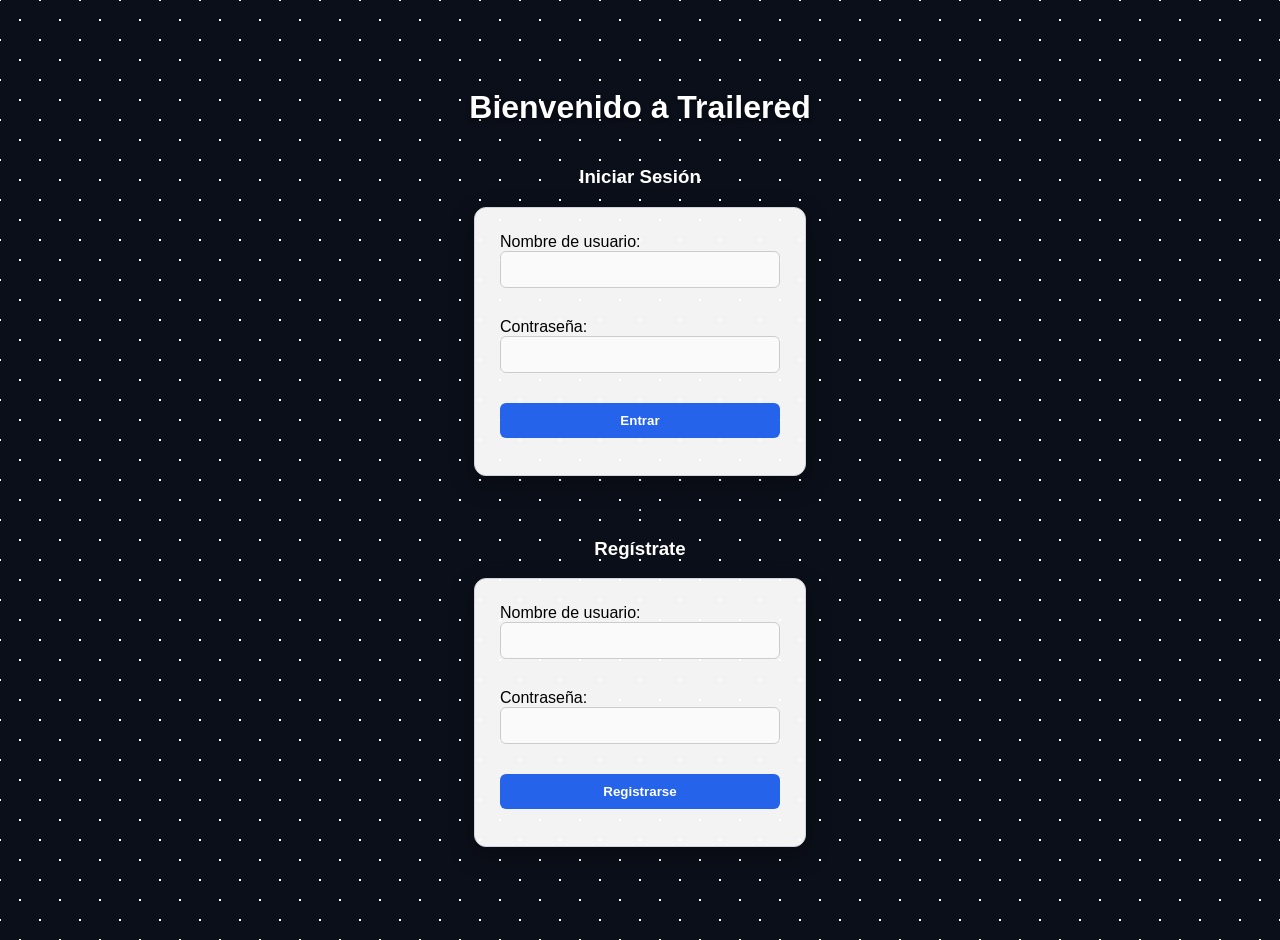
<file: index.html>
<!DOCTYPE html>
<html lang="es">
<head>
    <meta charset="UTF-8">
    <meta name="viewport" content="width=device-width, initial-scale=1.0">
    <title>Trailered - Login</title>
    <link rel="stylesheet" href="style.css">
</head>
<body>

    <h1>Bienvenido a Trailered</h1>

    <h3>Iniciar Sesión</h3>
    <form id="form=login">
        <div>
            <label for="login-nombre">Nombre de usuario:</label><br>
            <input type="text" id="login-nombre" required>
        </div>
        <br>
        <div>
            <label for="login-password">Contraseña:</label><br>
            <input type="password" id="login-password" required>
        </div>
        <br>
        <button type="submit">Entrar</button>
    </form>

    <hr>

    <h3>Regístrate</h3>
    <form>
        <div>
            <label for="reg-nombre">Nombre de usuario:</label><br>
            <input type="text" id="reg-nombre" required>
        </div>
        <br>
        <div>
            <label for="reg-password">Contraseña:</label><br>
            <input type="password" id="reg-password" required>
        </div>
        <br>
        <button type="submit">Registrarse</button>
    </form>

    <script src="script.js"></script>
</body>
</html>
</file>
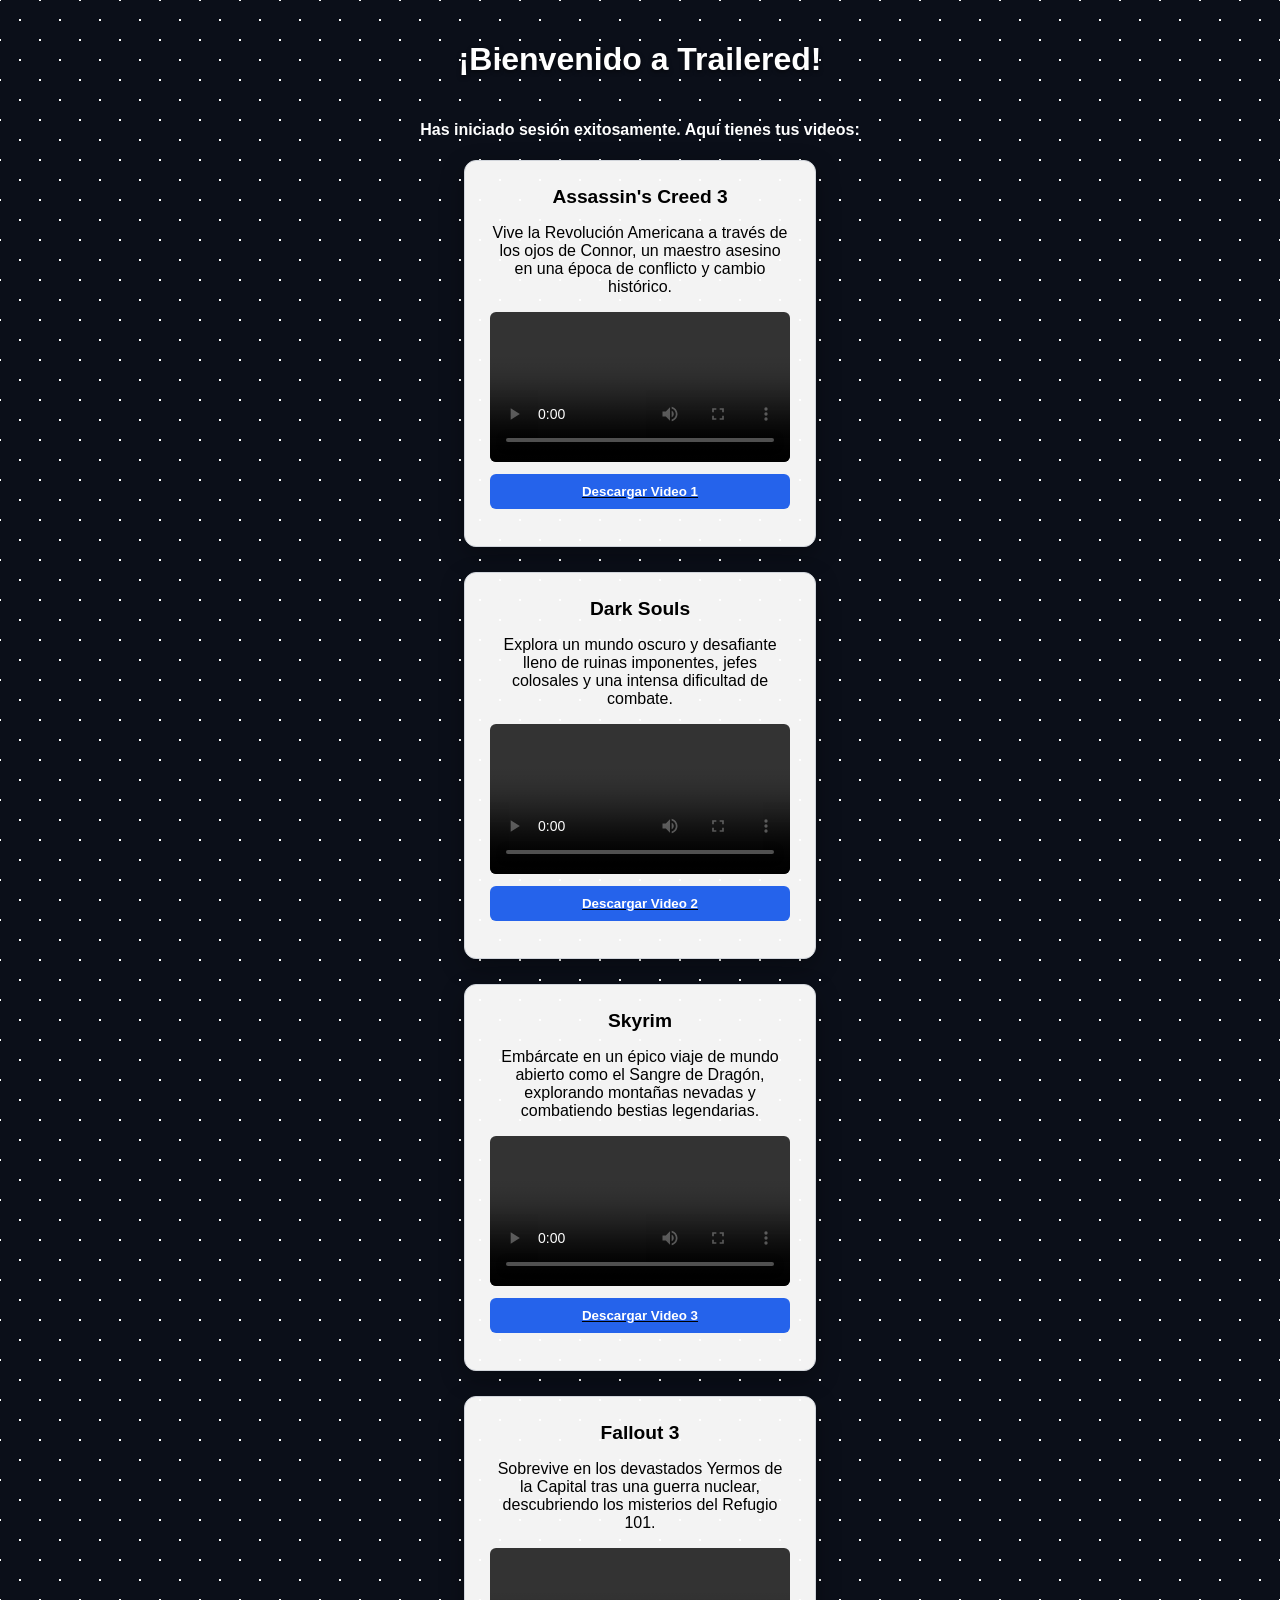
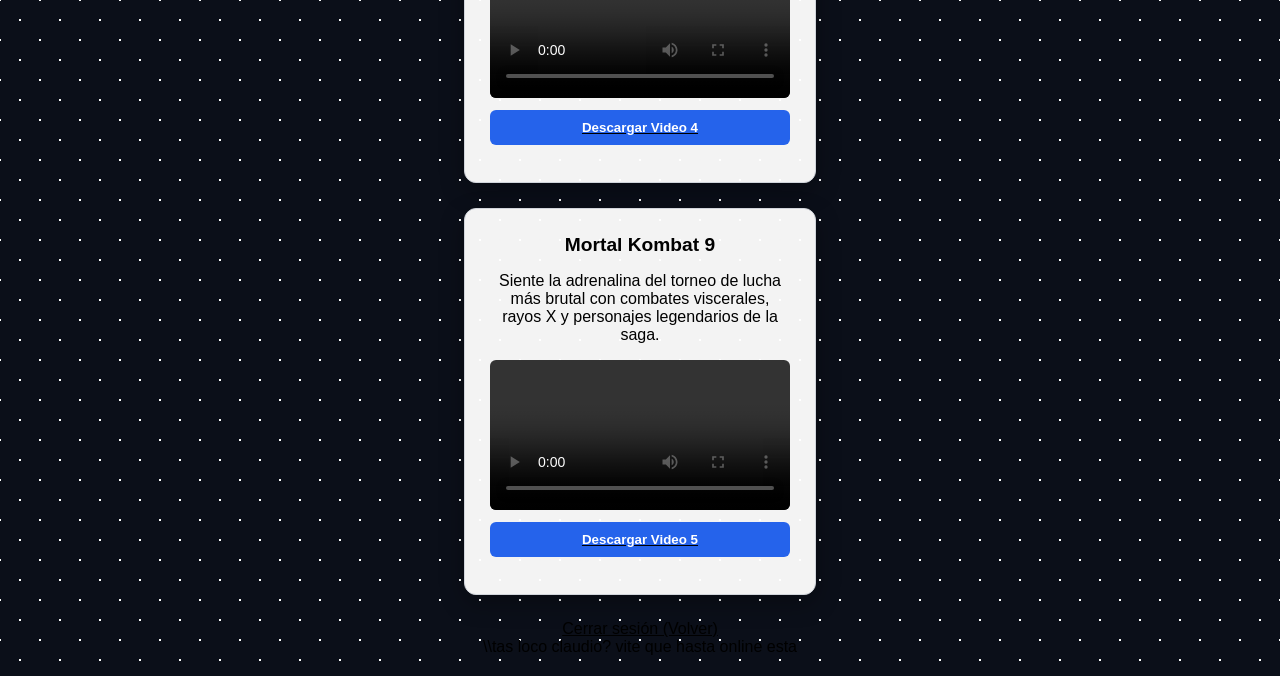
<file: bienvenido.html>
<!DOCTYPE html>
<html lang="es">
<head>
    <meta charset="UTF-8">
    <title>Bienvenido</title>
  <link rel="stylesheet" href="style.css">
</head>
<body>

    <h1>¡Bienvenido a Trailered!</h1>
    <h4>Has iniciado sesión exitosamente. Aquí tienes tus videos:</h4>

    <div class="video-container">
        <h2>Assassin's Creed 3</h2>
        <p>Vive la Revolución Americana a través de los ojos de Connor, un maestro asesino en una época de conflicto y cambio histórico.</p>
        <video controls>
            <source src="assa.mp4" type="video/mp4">
        </video>
        <a href="assa.mp4" download>
            <button type="button">Descargar Video 1</button>
        </a>
    </div>

    <div class="video-container">
        <h2>Dark Souls</h2>
        <p>Explora un mundo oscuro y desafiante lleno de ruinas imponentes, jefes colosales y una intensa dificultad de combate.</p>
        <video controls>
            <source src="dark.mp4" type="video/mp4">
        </video>
        <a href="dark.mp4" download>
            <button type="button">Descargar Video 2</button>
        </a>
    </div>

    <div class="video-container">
        <h2>Skyrim</h2>
        <p>Embárcate en un épico viaje de mundo abierto como el Sangre de Dragón, explorando montañas nevadas y combatiendo bestias legendarias.</p>
        <video controls>
            <source src="skyrim.mp4" type="video/mp4">
        </video>
        <a href="skyrim.mp4" download>
            <button type="button">Descargar Video 3</button>
        </a>
    </div>

    <div class="video-container">
        <h2>Fallout 3</h2>
        <p>Sobrevive en los devastados Yermos de la Capital tras una guerra nuclear, descubriendo los misterios del Refugio 101.</p>
        <video controls>
            <source src="falla.mp4" type="video/mp4">
        </video>
        <a href="falla.mp4" download>
            <button type="button">Descargar Video 4</button>
        </a>
    </div>

    <div class="video-container">
        <h2>Mortal Kombat 9</h2>
        <p>Siente la adrenalina del torneo de lucha más brutal con combates viscerales, rayos X y personajes legendarios de la saga.</p>
        <video controls>
            <source src="mk9.mp4" type="video/mp4">
        </video>
        <a href="mk9.mp4" download>
            <button type="button">Descargar Video 5</button>
        </a>
    </div>

    <a href="index.html">Cerrar sesión (Volver)</a>
\\tas loco claudio? vite que hasta online esta 
</body>
</html>
</file>
<file: style.css>
body {
    display: flex;
    flex-direction: column;
    align-items: center;
    justify-content: center;
    min-height: 100vh;
    margin: 0;
    background-color: #0b0f19;
    background-image: 
        radial-gradient(white 1px, transparent 0),
        radial-gradient(white 1.5px, transparent 0);
    background-size: 40px 40px;
    background-position: 0 0, 20px 20px;
    font-family: sans-serif;
    padding: 20px 0;
}

form {
    background-color: rgba(255, 255, 255, 0.95);
    border: 1px solid #d1d5db;
    border-radius: 12px;
    box-shadow: 0 8px 24px rgba(0, 0, 0, 0.3);
    padding: 25px;
    margin-bottom: 25px;
    width: 280px;
}

.video-container {
    background-color: rgba(255, 255, 255, 0.95);
    border: 1px solid #d1d5db;
    border-radius: 12px;
    box-shadow: 0 8px 24px rgba(0, 0, 0, 0.3);
    padding: 25px;
    margin-bottom: 25px;
    width: 300px;
    text-align: center;
}

input, button, video {
    display: block;
    width: 100%;
    margin-bottom: 12px;
    box-sizing: border-box;
}

input {
    padding: 10px;
    border: 1px solid #ccc;
    border-radius: 6px;
    background-color: #fafafa;
}

button {
    padding: 10px;
    background-color: #2563eb;
    color: white;
    border: none;
    border-radius: 6px;
    font-weight: bold;
    cursor: pointer;
}

button:hover {
    background-color: #1d4ed8;
}

video {
    border-radius: 6px;
}

h1 {
    color: white;
    text-shadow: 0 2px 4px rgba(0, 0, 0, 0.5);
}

p {
    color: black;
}

h2 {
    margin-top: 0;
    color: black;
    font-size: 1.2rem;
}

a {
    color: black;
}

h4 {
    color: white;
}
h3
{
    color: white;
}
</file>
